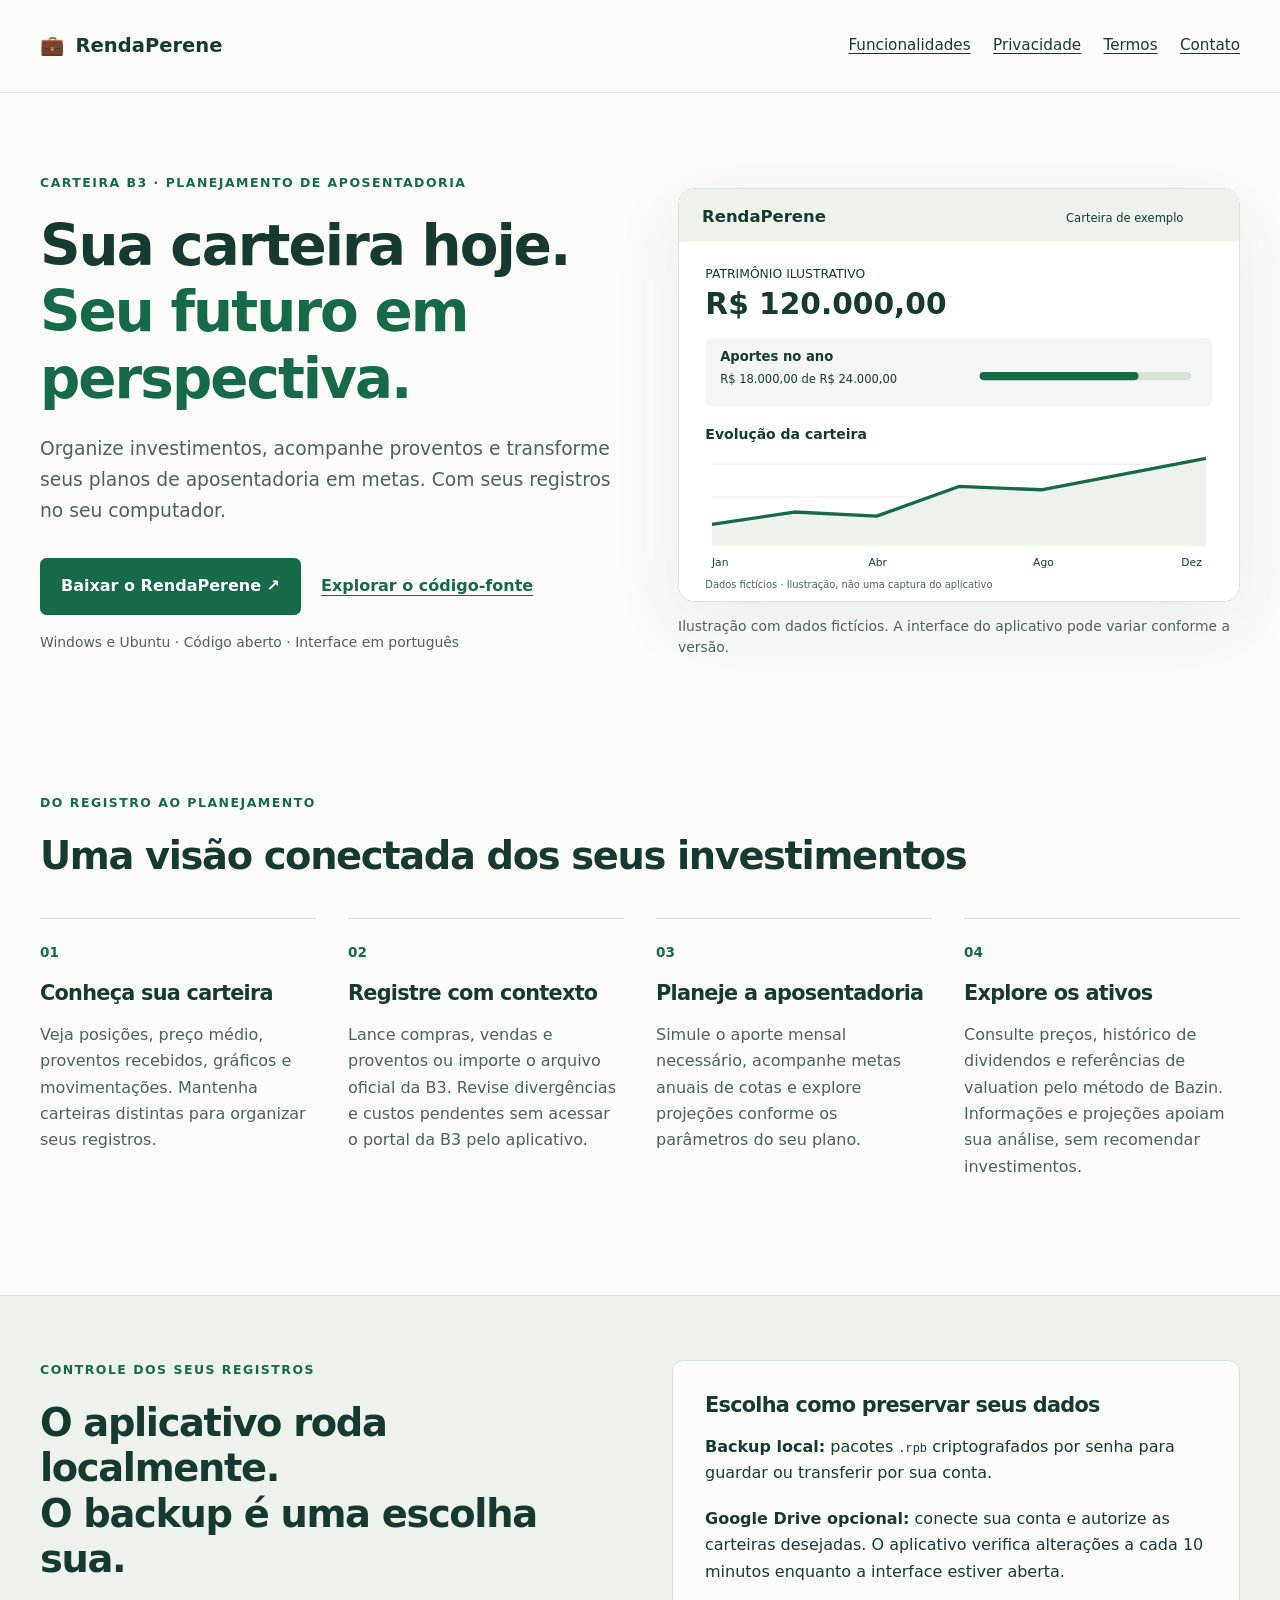
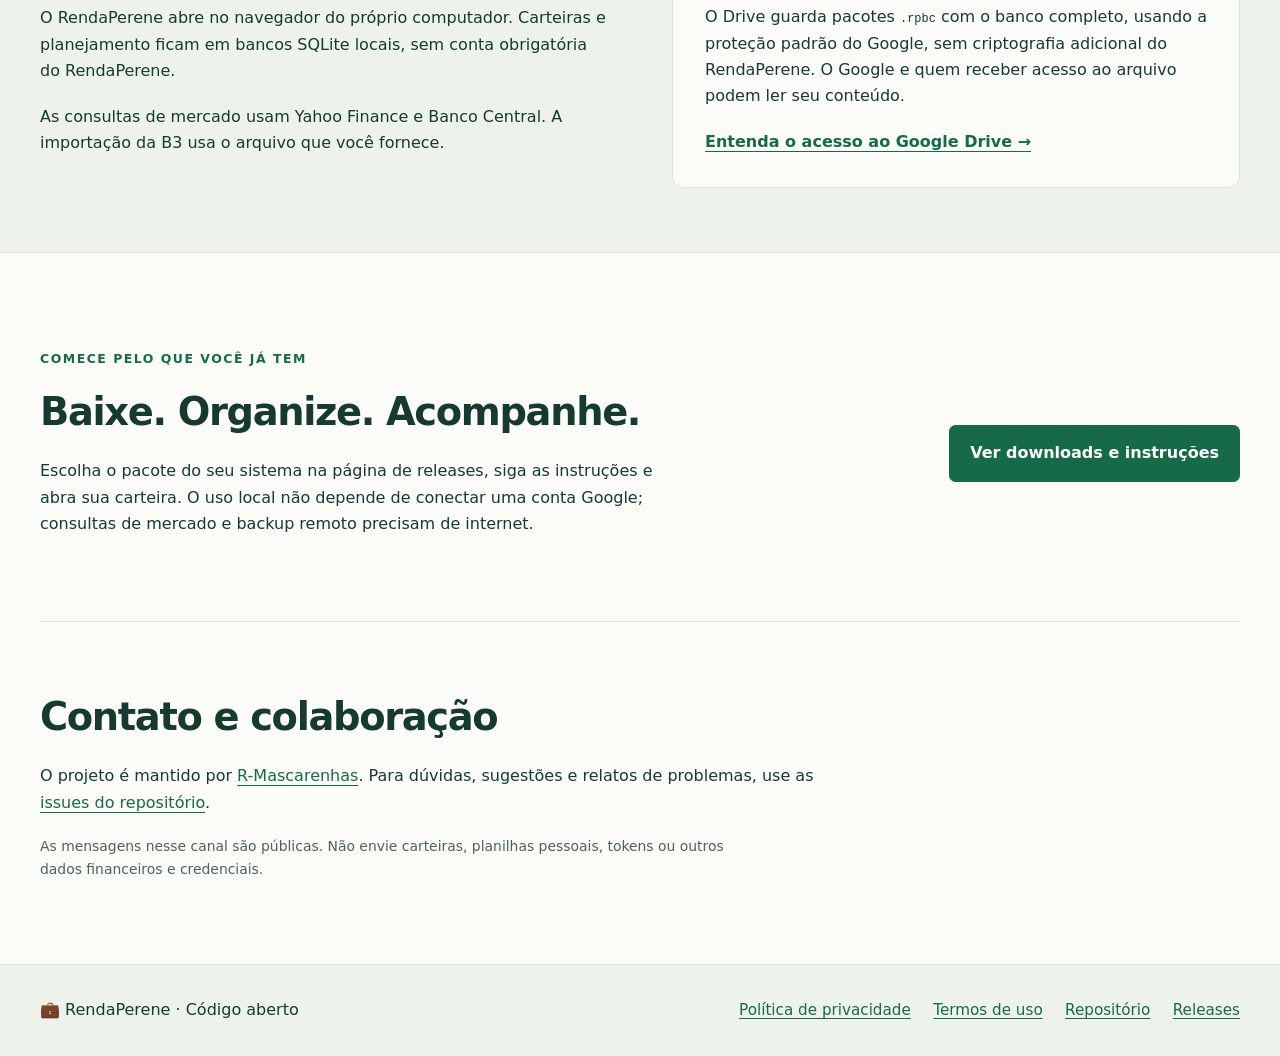
<file: site/index.html>
<!doctype html>
<html lang="pt-BR">
<head>
  <meta charset="utf-8">
  <meta name="viewport" content="width=device-width, initial-scale=1">
  <meta name="description" content="Acompanhe sua carteira B3 e planeje a aposentadoria com o RendaPerene. Seus registros ficam no seu computador, com backup opcional no Google Drive.">
  <meta name="referrer" content="strict-origin-when-cross-origin">
  <title>RendaPerene — Sua carteira, seu futuro</title>
  <link rel="stylesheet" href="assets/styles.css">
</head>
<body>
  <a class="skip-link" href="#conteudo">Pular para o conteúdo</a>
  <header class="site-header">
    <div class="container header-inner">
      <a class="brand" href="index.html"><span aria-hidden="true">💼</span> RendaPerene</a>
      <nav aria-label="Navegação principal">
        <a href="#funcionalidades">Funcionalidades</a>
        <a href="privacidade.html">Privacidade</a>
        <a href="termos.html">Termos</a>
        <a href="#contato">Contato</a>
      </nav>
    </div>
  </header>
  <main id="conteudo">
    <section class="hero container" aria-labelledby="hero-title">
      <div>
        <p class="eyebrow">Carteira B3 · Planejamento de aposentadoria</p>
        <h1 id="hero-title">Sua carteira hoje.<br><span>Seu futuro em perspectiva.</span></h1>
        <p class="lead">Organize investimentos, acompanhe proventos e transforme seus planos de aposentadoria em metas. Com seus registros no seu computador.</p>
        <div class="actions">
          <a class="button" href="https://github.com/R-Mascarenhas/RendaPerene/releases/latest">Baixar o RendaPerene <span aria-hidden="true">↗</span></a>
          <a class="text-link" href="https://github.com/R-Mascarenhas/RendaPerene">Explorar o código-fonte</a>
        </div>
        <p class="small">Windows e Ubuntu · Código aberto · Interface em português</p>
      </div>
      <figure class="preview">
        <img src="assets/portfolio-preview.svg" width="680" height="500" alt="Ilustração de uma carteira fictícia com patrimônio de R$ 120.000,00, progresso de aportes e evolução ao longo do ano.">
        <figcaption>Ilustração com dados fictícios. A interface do aplicativo pode variar conforme a versão.</figcaption>
      </figure>
    </section>
    <section id="funcionalidades" class="section container" aria-labelledby="features-title">
      <p class="eyebrow">Do registro ao planejamento</p>
      <h2 id="features-title">Uma visão conectada dos seus investimentos</h2>
      <div class="feature-grid">
        <article class="feature"><span class="feature-number" aria-hidden="true">01</span><h3>Conheça sua carteira</h3><p>Veja posições, preço médio, proventos recebidos, gráficos e movimentações. Mantenha carteiras distintas para organizar seus registros.</p></article>
        <article class="feature"><span class="feature-number" aria-hidden="true">02</span><h3>Registre com contexto</h3><p>Lance compras, vendas e proventos ou importe o arquivo oficial da B3. Revise divergências e custos pendentes sem acessar o portal da B3 pelo aplicativo.</p></article>
        <article class="feature"><span class="feature-number" aria-hidden="true">03</span><h3>Planeje a aposentadoria</h3><p>Simule o aporte mensal necessário, acompanhe metas anuais de cotas e explore projeções conforme os parâmetros do seu plano.</p></article>
        <article class="feature"><span class="feature-number" aria-hidden="true">04</span><h3>Explore os ativos</h3><p>Consulte preços, histórico de dividendos e referências de valuation pelo método de Bazin. Informações e projeções apoiam sua análise, sem recomendar investimentos.</p></article>
      </div>
    </section>
    <section class="section local-section" aria-labelledby="local-title">
      <div class="container local-grid">
        <div><p class="eyebrow">Controle dos seus registros</p><h2 id="local-title">O aplicativo roda localmente.<br>O backup é uma escolha sua.</h2><p>O RendaPerene abre no navegador do próprio computador. Carteiras e planejamento ficam em bancos SQLite locais, sem conta obrigatória do RendaPerene.</p><p>As consultas de mercado usam Yahoo Finance e Banco Central. A importação da B3 usa o arquivo que você fornece.</p></div>
        <div class="backup-panel"><h3>Escolha como preservar seus dados</h3><p><strong>Backup local:</strong> pacotes <code>.rpb</code> criptografados por senha para guardar ou transferir por sua conta.</p><p><strong>Google Drive opcional:</strong> conecte sua conta e autorize as carteiras desejadas. O aplicativo verifica alterações a cada 10 minutos enquanto a interface estiver aberta.</p><p>O Drive guarda pacotes <code>.rpbc</code> com o banco completo, usando a proteção padrão do Google, sem criptografia adicional do RendaPerene. O Google e quem receber acesso ao arquivo podem ler seu conteúdo.</p><a class="text-link" href="privacidade.html#google-drive">Entenda o acesso ao Google Drive <span aria-hidden="true">→</span></a></div>
      </div>
    </section>
    <section class="section container getting-started" aria-labelledby="start-title">
      <div><p class="eyebrow">Comece pelo que você já tem</p><h2 id="start-title">Baixe. Organize. Acompanhe.</h2><p>Escolha o pacote do seu sistema na página de releases, siga as instruções e abra sua carteira. O uso local não depende de conectar uma conta Google; consultas de mercado e backup remoto precisam de internet.</p></div>
      <a class="button" href="https://github.com/R-Mascarenhas/RendaPerene/releases/latest">Ver downloads e instruções</a>
    </section>
    <section id="contato" class="section container contact" aria-labelledby="contact-title">
      <h2 id="contact-title">Contato e colaboração</h2>
      <p>O projeto é mantido por <a href="https://github.com/R-Mascarenhas">R-Mascarenhas</a>. Para dúvidas, sugestões e relatos de problemas, use as <a href="https://github.com/R-Mascarenhas/RendaPerene/issues">issues do repositório</a>.</p>
      <p class="small">As mensagens nesse canal são públicas. Não envie carteiras, planilhas pessoais, tokens ou outros dados financeiros e credenciais.</p>
    </section>
  </main>
  <footer class="site-footer"><div class="container footer-inner"><span>💼 RendaPerene · Código aberto</span><nav aria-label="Links do rodapé"><a href="privacidade.html">Política de privacidade</a><a href="termos.html">Termos de uso</a><a href="https://github.com/R-Mascarenhas/RendaPerene">Repositório</a><a href="https://github.com/R-Mascarenhas/RendaPerene/releases/latest">Releases</a></nav></div></footer>
</body>
</html>
</file>
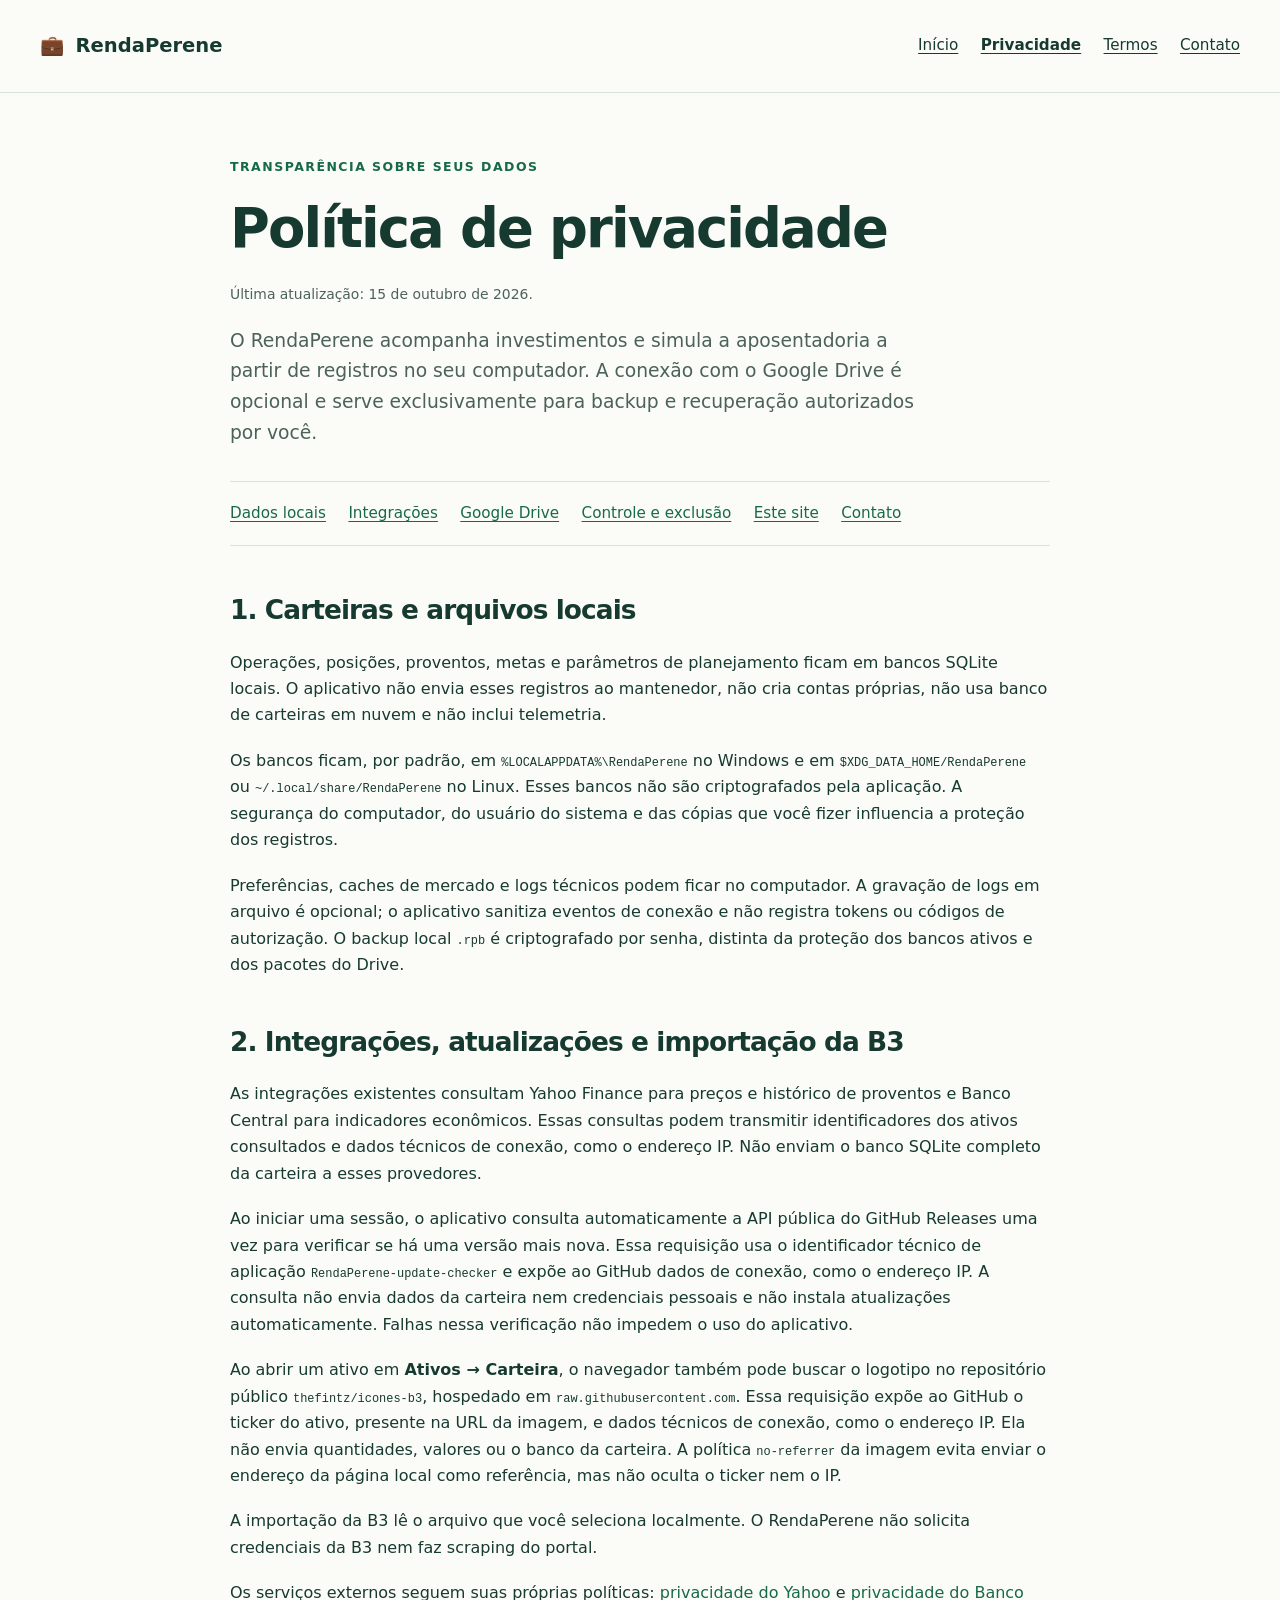
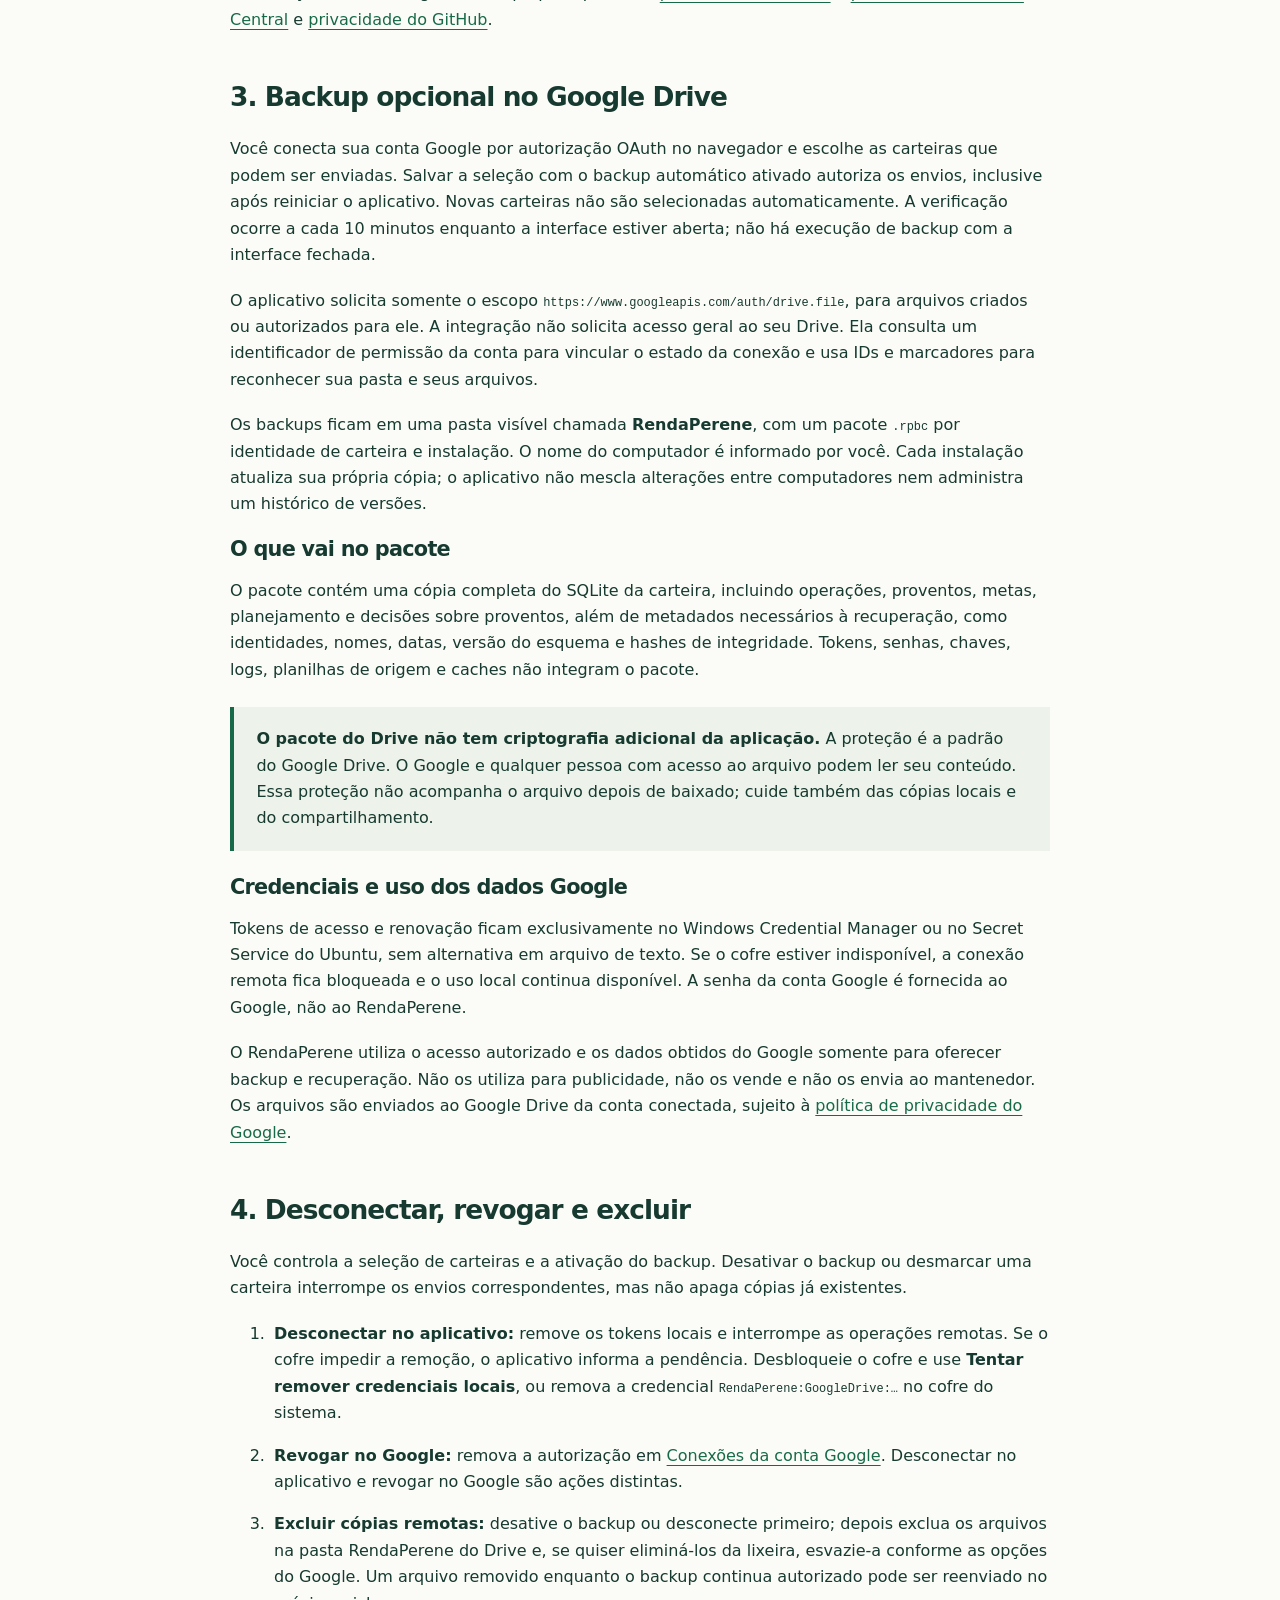
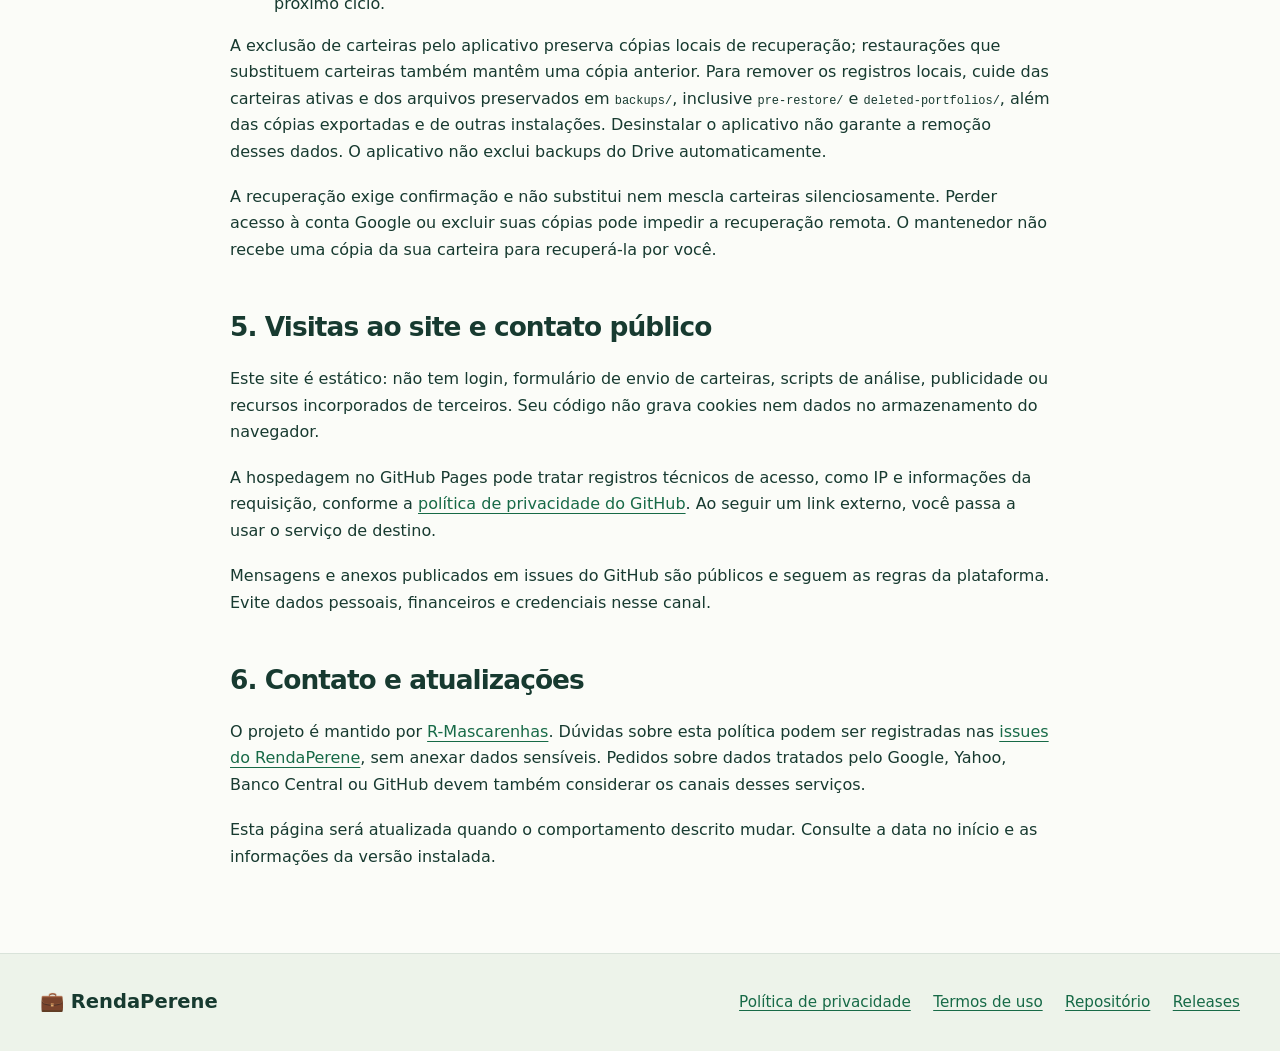
<file: site/privacidade.html>
<!doctype html>
<html lang="pt-BR">
<head>
  <meta charset="utf-8">
  <meta name="viewport" content="width=device-width, initial-scale=1">
  <meta name="description" content="Como o RendaPerene trata carteiras locais, integrações de mercado, credenciais e backups opcionais no Google Drive.">
  <meta name="referrer" content="strict-origin-when-cross-origin">
  <title>Política de privacidade — RendaPerene</title>
  <link rel="stylesheet" href="assets/styles.css">
</head>
<body>
  <a class="skip-link" href="#conteudo">Pular para o conteúdo</a>
  <header class="site-header"><div class="container header-inner"><a class="brand" href="index.html"><span aria-hidden="true">💼</span> RendaPerene</a><nav aria-label="Navegação principal"><a href="index.html">Início</a><a href="privacidade.html" aria-current="page">Privacidade</a><a href="termos.html">Termos</a><a href="index.html#contato">Contato</a></nav></div></header>
  <main id="conteudo" class="container legal">
    <p class="eyebrow">Transparência sobre seus dados</p>
    <h1>Política de privacidade</h1>
    <p class="small">Última atualização: <time datetime="2026-10-15">15 de outubro de 2026</time>.</p>
    <p class="lead">O RendaPerene acompanha investimentos e simula a aposentadoria a partir de registros no seu computador. A conexão com o Google Drive é opcional e serve exclusivamente para backup e recuperação autorizados por você.</p>
    <nav class="contents" aria-label="Seções da política"><a href="#dados-locais">Dados locais</a><a href="#integracoes">Integrações</a><a href="#google-drive">Google Drive</a><a href="#controle">Controle e exclusão</a><a href="#site">Este site</a><a href="#contato">Contato</a></nav>
    <section id="dados-locais"><h2>1. Carteiras e arquivos locais</h2><p>Operações, posições, proventos, metas e parâmetros de planejamento ficam em bancos SQLite locais. O aplicativo não envia esses registros ao mantenedor, não cria contas próprias, não usa banco de carteiras em nuvem e não inclui telemetria.</p><p>Os bancos ficam, por padrão, em <code>%LOCALAPPDATA%\RendaPerene</code> no Windows e em <code>$XDG_DATA_HOME/RendaPerene</code> ou <code>~/.local/share/RendaPerene</code> no Linux. Esses bancos não são criptografados pela aplicação. A segurança do computador, do usuário do sistema e das cópias que você fizer influencia a proteção dos registros.</p><p>Preferências, caches de mercado e logs técnicos podem ficar no computador. A gravação de logs em arquivo é opcional; o aplicativo sanitiza eventos de conexão e não registra tokens ou códigos de autorização. O backup local <code>.rpb</code> é criptografado por senha, distinta da proteção dos bancos ativos e dos pacotes do Drive.</p></section>
    <section id="integracoes"><h2>2. Integrações, atualizações e importação da B3</h2><p>As integrações existentes consultam Yahoo Finance para preços e histórico de proventos e Banco Central para indicadores econômicos. Essas consultas podem transmitir identificadores dos ativos consultados e dados técnicos de conexão, como o endereço IP. Não enviam o banco SQLite completo da carteira a esses provedores.</p><p>Ao iniciar uma sessão, o aplicativo consulta automaticamente a API pública do GitHub Releases uma vez para verificar se há uma versão mais nova. Essa requisição usa o identificador técnico de aplicação <code>RendaPerene-update-checker</code> e expõe ao GitHub dados de conexão, como o endereço IP. A consulta não envia dados da carteira nem credenciais pessoais e não instala atualizações automaticamente. Falhas nessa verificação não impedem o uso do aplicativo.</p><p>Ao abrir um ativo em <strong>Ativos → Carteira</strong>, o navegador também pode buscar o logotipo no repositório público <code>thefintz/icones-b3</code>, hospedado em <code>raw.githubusercontent.com</code>. Essa requisição expõe ao GitHub o ticker do ativo, presente na URL da imagem, e dados técnicos de conexão, como o endereço IP. Ela não envia quantidades, valores ou o banco da carteira. A política <code>no-referrer</code> da imagem evita enviar o endereço da página local como referência, mas não oculta o ticker nem o IP.</p><p>A importação da B3 lê o arquivo que você seleciona localmente. O RendaPerene não solicita credenciais da B3 nem faz scraping do portal.</p><p>Os serviços externos seguem suas próprias políticas: <a href="https://legal.yahoo.com/br/pt/yahoo/privacy/index.html">privacidade do Yahoo</a> e <a href="https://www.bcb.gov.br/acessoinformacao/politicaprivacidade">privacidade do Banco Central</a> e <a href="https://docs.github.com/en/site-policy/privacy-policies/github-general-privacy-statement">privacidade do GitHub</a>.</p></section>
    <section id="google-drive"><h2>3. Backup opcional no Google Drive</h2><p>Você conecta sua conta Google por autorização OAuth no navegador e escolhe as carteiras que podem ser enviadas. Salvar a seleção com o backup automático ativado autoriza os envios, inclusive após reiniciar o aplicativo. Novas carteiras não são selecionadas automaticamente. A verificação ocorre a cada 10 minutos enquanto a interface estiver aberta; não há execução de backup com a interface fechada.</p><p>O aplicativo solicita somente o escopo <code>https://www.googleapis.com/auth/drive.file</code>, para arquivos criados ou autorizados para ele. A integração não solicita acesso geral ao seu Drive. Ela consulta um identificador de permissão da conta para vincular o estado da conexão e usa IDs e marcadores para reconhecer sua pasta e seus arquivos.</p><p>Os backups ficam em uma pasta visível chamada <strong>RendaPerene</strong>, com um pacote <code>.rpbc</code> por identidade de carteira e instalação. O nome do computador é informado por você. Cada instalação atualiza sua própria cópia; o aplicativo não mescla alterações entre computadores nem administra um histórico de versões.</p><h3>O que vai no pacote</h3><p>O pacote contém uma cópia completa do SQLite da carteira, incluindo operações, proventos, metas, planejamento e decisões sobre proventos, além de metadados necessários à recuperação, como identidades, nomes, datas, versão do esquema e hashes de integridade. Tokens, senhas, chaves, logs, planilhas de origem e caches não integram o pacote.</p><div class="notice"><p><strong>O pacote do Drive não tem criptografia adicional da aplicação.</strong> A proteção é a padrão do Google Drive. O Google e qualquer pessoa com acesso ao arquivo podem ler seu conteúdo. Essa proteção não acompanha o arquivo depois de baixado; cuide também das cópias locais e do compartilhamento.</p></div><h3>Credenciais e uso dos dados Google</h3><p>Tokens de acesso e renovação ficam exclusivamente no Windows Credential Manager ou no Secret Service do Ubuntu, sem alternativa em arquivo de texto. Se o cofre estiver indisponível, a conexão remota fica bloqueada e o uso local continua disponível. A senha da conta Google é fornecida ao Google, não ao RendaPerene.</p><p>O RendaPerene utiliza o acesso autorizado e os dados obtidos do Google somente para oferecer backup e recuperação. Não os utiliza para publicidade, não os vende e não os envia ao mantenedor. Os arquivos são enviados ao Google Drive da conta conectada, sujeito à <a href="https://policies.google.com/privacy?hl=pt-BR">política de privacidade do Google</a>.</p></section>
    <section id="controle"><h2>4. Desconectar, revogar e excluir</h2><p>Você controla a seleção de carteiras e a ativação do backup. Desativar o backup ou desmarcar uma carteira interrompe os envios correspondentes, mas não apaga cópias já existentes.</p><ol><li><strong>Desconectar no aplicativo:</strong> remove os tokens locais e interrompe as operações remotas. Se o cofre impedir a remoção, o aplicativo informa a pendência. Desbloqueie o cofre e use <strong>Tentar remover credenciais locais</strong>, ou remova a credencial <code>RendaPerene:GoogleDrive:…</code> no cofre do sistema.</li><li><strong>Revogar no Google:</strong> remova a autorização em <a href="https://myaccount.google.com/connections">Conexões da conta Google</a>. Desconectar no aplicativo e revogar no Google são ações distintas.</li><li><strong>Excluir cópias remotas:</strong> desative o backup ou desconecte primeiro; depois exclua os arquivos na pasta RendaPerene do Drive e, se quiser eliminá-los da lixeira, esvazie-a conforme as opções do Google. Um arquivo removido enquanto o backup continua autorizado pode ser reenviado no próximo ciclo.</li></ol><p>A exclusão de carteiras pelo aplicativo preserva cópias locais de recuperação; restaurações que substituem carteiras também mantêm uma cópia anterior. Para remover os registros locais, cuide das carteiras ativas e dos arquivos preservados em <code>backups/</code>, inclusive <code>pre-restore/</code> e <code>deleted-portfolios/</code>, além das cópias exportadas e de outras instalações. Desinstalar o aplicativo não garante a remoção desses dados. O aplicativo não exclui backups do Drive automaticamente.</p><p>A recuperação exige confirmação e não substitui nem mescla carteiras silenciosamente. Perder acesso à conta Google ou excluir suas cópias pode impedir a recuperação remota. O mantenedor não recebe uma cópia da sua carteira para recuperá-la por você.</p></section>
    <section id="site"><h2>5. Visitas ao site e contato público</h2><p>Este site é estático: não tem login, formulário de envio de carteiras, scripts de análise, publicidade ou recursos incorporados de terceiros. Seu código não grava cookies nem dados no armazenamento do navegador.</p><p>A hospedagem no GitHub Pages pode tratar registros técnicos de acesso, como IP e informações da requisição, conforme a <a href="https://docs.github.com/en/site-policy/privacy-policies/github-general-privacy-statement">política de privacidade do GitHub</a>. Ao seguir um link externo, você passa a usar o serviço de destino.</p><p>Mensagens e anexos publicados em issues do GitHub são públicos e seguem as regras da plataforma. Evite dados pessoais, financeiros e credenciais nesse canal.</p></section>
    <section id="contato"><h2>6. Contato e atualizações</h2><p>O projeto é mantido por <a href="https://github.com/R-Mascarenhas">R-Mascarenhas</a>. Dúvidas sobre esta política podem ser registradas nas <a href="https://github.com/R-Mascarenhas/RendaPerene/issues">issues do RendaPerene</a>, sem anexar dados sensíveis. Pedidos sobre dados tratados pelo Google, Yahoo, Banco Central ou GitHub devem também considerar os canais desses serviços.</p><p>Esta página será atualizada quando o comportamento descrito mudar. Consulte a data no início e as informações da versão instalada.</p></section>
  </main>
  <footer class="site-footer"><div class="container footer-inner"><a class="brand" href="index.html">💼 RendaPerene</a><nav aria-label="Links do rodapé"><a href="privacidade.html">Política de privacidade</a><a href="termos.html">Termos de uso</a><a href="https://github.com/R-Mascarenhas/RendaPerene">Repositório</a><a href="https://github.com/R-Mascarenhas/RendaPerene/releases/latest">Releases</a></nav></div></footer>
</body>
</html>
</file>
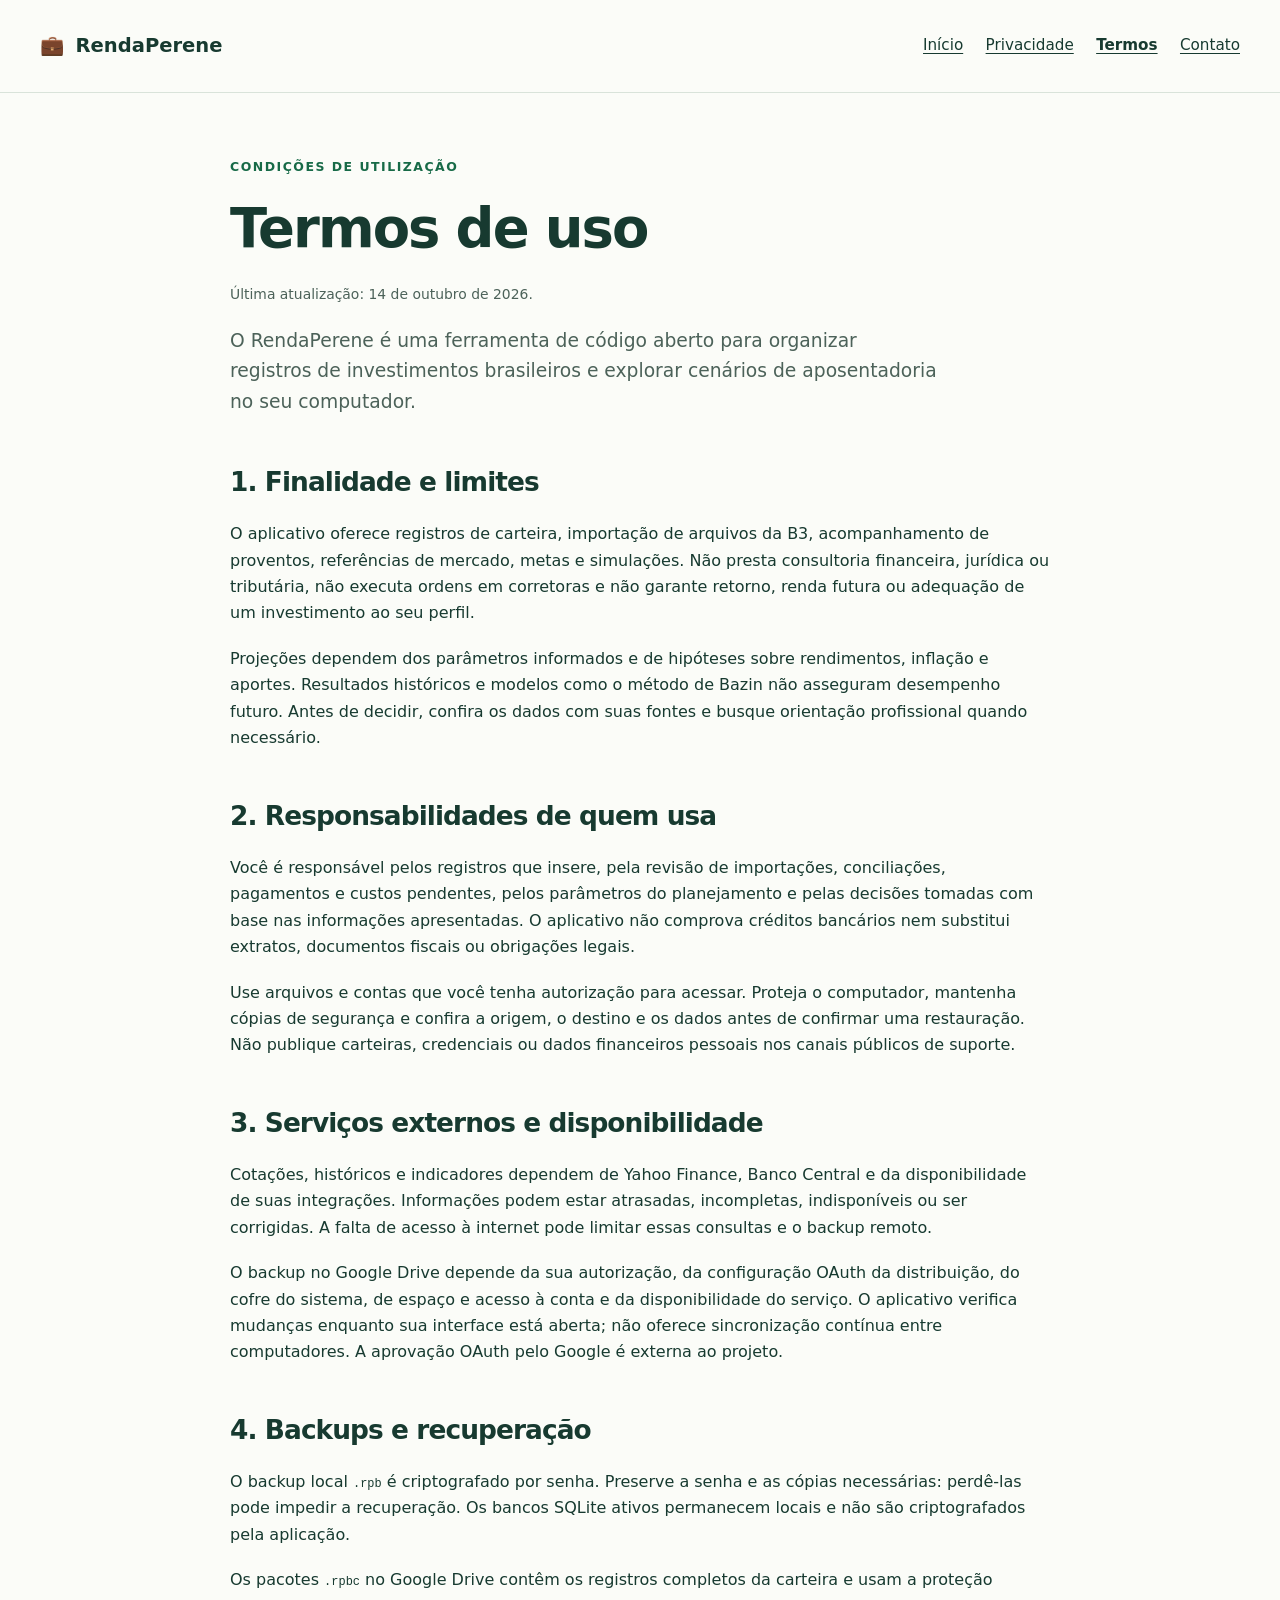
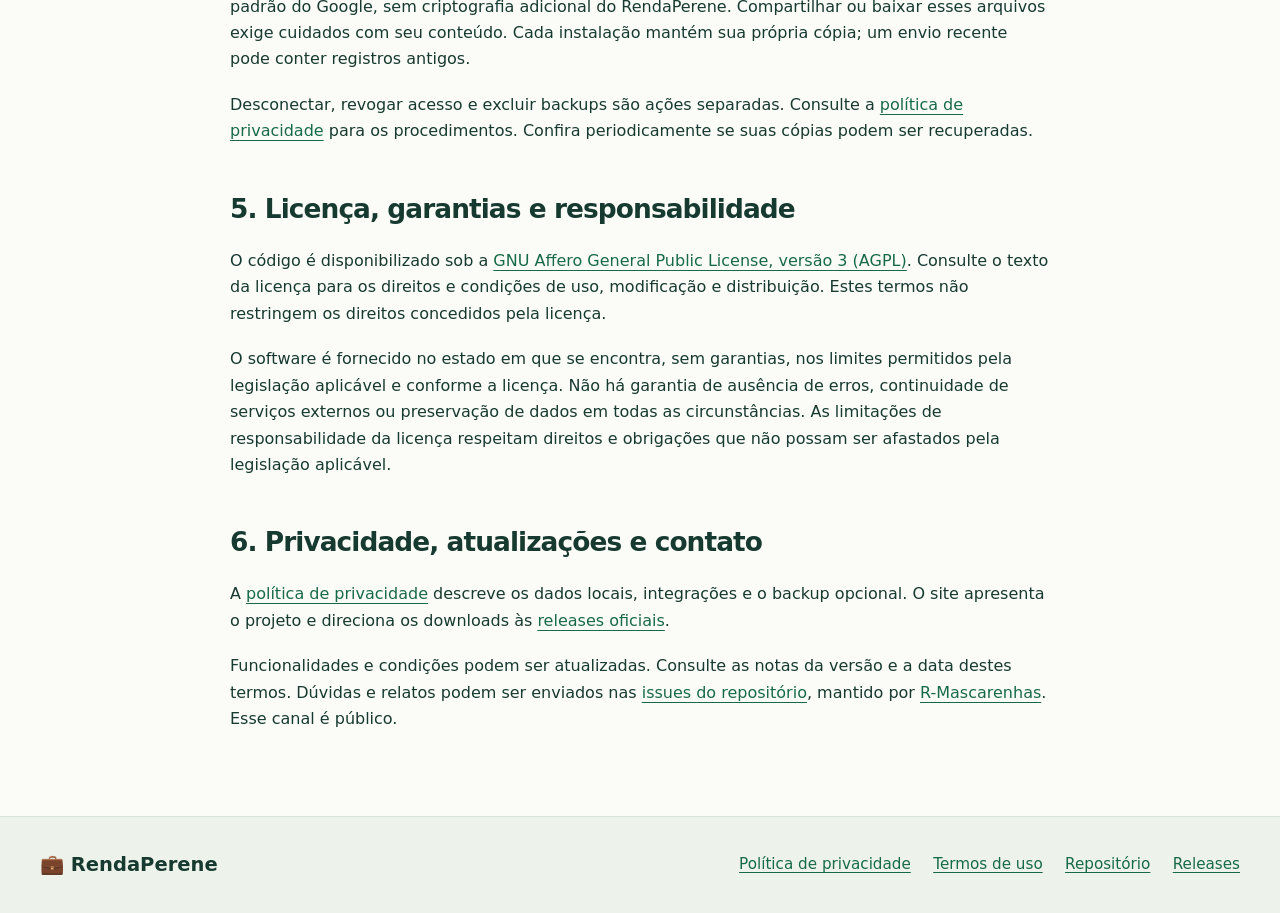
<file: site/termos.html>
<!doctype html>
<html lang="pt-BR">
<head>
  <meta charset="utf-8">
  <meta name="viewport" content="width=device-width, initial-scale=1">
  <meta name="description" content="Condições de utilização, responsabilidades e limitações do RendaPerene, aplicativo local de carteira e planejamento.">
  <meta name="referrer" content="strict-origin-when-cross-origin">
  <title>Termos de uso — RendaPerene</title>
  <link rel="stylesheet" href="assets/styles.css">
</head>
<body>
  <a class="skip-link" href="#conteudo">Pular para o conteúdo</a>
  <header class="site-header"><div class="container header-inner"><a class="brand" href="index.html"><span aria-hidden="true">💼</span> RendaPerene</a><nav aria-label="Navegação principal"><a href="index.html">Início</a><a href="privacidade.html">Privacidade</a><a href="termos.html" aria-current="page">Termos</a><a href="index.html#contato">Contato</a></nav></div></header>
  <main id="conteudo" class="container legal">
    <p class="eyebrow">Condições de utilização</p>
    <h1>Termos de uso</h1>
    <p class="small">Última atualização: <time datetime="2026-10-14">14 de outubro de 2026</time>.</p>
    <p class="lead">O RendaPerene é uma ferramenta de código aberto para organizar registros de investimentos brasileiros e explorar cenários de aposentadoria no seu computador.</p>
    <section><h2>1. Finalidade e limites</h2><p>O aplicativo oferece registros de carteira, importação de arquivos da B3, acompanhamento de proventos, referências de mercado, metas e simulações. Não presta consultoria financeira, jurídica ou tributária, não executa ordens em corretoras e não garante retorno, renda futura ou adequação de um investimento ao seu perfil.</p><p>Projeções dependem dos parâmetros informados e de hipóteses sobre rendimentos, inflação e aportes. Resultados históricos e modelos como o método de Bazin não asseguram desempenho futuro. Antes de decidir, confira os dados com suas fontes e busque orientação profissional quando necessário.</p></section>
    <section><h2>2. Responsabilidades de quem usa</h2><p>Você é responsável pelos registros que insere, pela revisão de importações, conciliações, pagamentos e custos pendentes, pelos parâmetros do planejamento e pelas decisões tomadas com base nas informações apresentadas. O aplicativo não comprova créditos bancários nem substitui extratos, documentos fiscais ou obrigações legais.</p><p>Use arquivos e contas que você tenha autorização para acessar. Proteja o computador, mantenha cópias de segurança e confira a origem, o destino e os dados antes de confirmar uma restauração. Não publique carteiras, credenciais ou dados financeiros pessoais nos canais públicos de suporte.</p></section>
    <section><h2>3. Serviços externos e disponibilidade</h2><p>Cotações, históricos e indicadores dependem de Yahoo Finance, Banco Central e da disponibilidade de suas integrações. Informações podem estar atrasadas, incompletas, indisponíveis ou ser corrigidas. A falta de acesso à internet pode limitar essas consultas e o backup remoto.</p><p>O backup no Google Drive depende da sua autorização, da configuração OAuth da distribuição, do cofre do sistema, de espaço e acesso à conta e da disponibilidade do serviço. O aplicativo verifica mudanças enquanto sua interface está aberta; não oferece sincronização contínua entre computadores. A aprovação OAuth pelo Google é externa ao projeto.</p></section>
    <section><h2>4. Backups e recuperação</h2><p>O backup local <code>.rpb</code> é criptografado por senha. Preserve a senha e as cópias necessárias: perdê-las pode impedir a recuperação. Os bancos SQLite ativos permanecem locais e não são criptografados pela aplicação.</p><p>Os pacotes <code>.rpbc</code> no Google Drive contêm os registros completos da carteira e usam a proteção padrão do Google, sem criptografia adicional do RendaPerene. Compartilhar ou baixar esses arquivos exige cuidados com seu conteúdo. Cada instalação mantém sua própria cópia; um envio recente pode conter registros antigos.</p><p>Desconectar, revogar acesso e excluir backups são ações separadas. Consulte a <a href="privacidade.html#controle">política de privacidade</a> para os procedimentos. Confira periodicamente se suas cópias podem ser recuperadas.</p></section>
    <section><h2>5. Licença, garantias e responsabilidade</h2><p>O código é disponibilizado sob a <a href="https://github.com/R-Mascarenhas/RendaPerene/blob/main/LICENSE">GNU Affero General Public License, versão 3 (AGPL)</a>. Consulte o texto da licença para os direitos e condições de uso, modificação e distribuição. Estes termos não restringem os direitos concedidos pela licença.</p><p>O software é fornecido no estado em que se encontra, sem garantias, nos limites permitidos pela legislação aplicável e conforme a licença. Não há garantia de ausência de erros, continuidade de serviços externos ou preservação de dados em todas as circunstâncias. As limitações de responsabilidade da licença respeitam direitos e obrigações que não possam ser afastados pela legislação aplicável.</p></section>
    <section><h2>6. Privacidade, atualizações e contato</h2><p>A <a href="privacidade.html">política de privacidade</a> descreve os dados locais, integrações e o backup opcional. O site apresenta o projeto e direciona os downloads às <a href="https://github.com/R-Mascarenhas/RendaPerene/releases/latest">releases oficiais</a>.</p><p>Funcionalidades e condições podem ser atualizadas. Consulte as notas da versão e a data destes termos. Dúvidas e relatos podem ser enviados nas <a href="https://github.com/R-Mascarenhas/RendaPerene/issues">issues do repositório</a>, mantido por <a href="https://github.com/R-Mascarenhas">R-Mascarenhas</a>. Esse canal é público.</p></section>
  </main>
  <footer class="site-footer"><div class="container footer-inner"><a class="brand" href="index.html">💼 RendaPerene</a><nav aria-label="Links do rodapé"><a href="privacidade.html">Política de privacidade</a><a href="termos.html">Termos de uso</a><a href="https://github.com/R-Mascarenhas/RendaPerene">Repositório</a><a href="https://github.com/R-Mascarenhas/RendaPerene/releases/latest">Releases</a></nav></div></footer>
</body>
</html>
</file>
<file: site/assets/styles.css>
:root {
  color-scheme: light;
  --ink: #173a30;
  --muted: #4c6259;
  --green: #176a47;
  --paper: #fbfcf8;
  --line: #d9e3da;
}
* { box-sizing: border-box; }
html { scroll-padding-top: 1.5rem; }
body { margin: 0; background: var(--paper); color: var(--ink); font-family: system-ui, -apple-system, "Segoe UI", sans-serif; line-height: 1.65; }
a { color: var(--green); text-underline-offset: .22em; }
a:hover { text-decoration-thickness: 2px; }
a:focus-visible { outline: 3px solid #88420d; outline-offset: 5px; border-radius: 3px; }
img { display: block; max-width: 100%; height: auto; }
h1, h2, h3 { line-height: 1.18; letter-spacing: -.035em; }
h1 { font-size: clamp(2.3rem, 4.4vw, 4.3rem); font-weight: 650; margin: .8rem 0 1.4rem; }
h1 span { color: var(--green); }
h2 { font-size: clamp(1.8rem, 3vw, 2.6rem); font-weight: 600; margin: .5rem 0 1.5rem; }
h3 { font-size: 1.3rem; margin: 1rem 0; }
p { margin: 0 0 1.2rem; }
code { font-size: .92em; overflow-wrap: anywhere; }
.container { max-width: 1200px; width: calc(100% - 3rem); margin-inline: auto; }
.skip-link { position: absolute; left: 1rem; top: -8rem; padding: .8rem 1rem; background: white; z-index: 10; }
.skip-link:focus { top: 1rem; }
.site-header { border-bottom: 1px solid var(--line); }
.header-inner { min-height: 92px; display: flex; align-items: center; justify-content: space-between; gap: 1.5rem; padding-block: 1rem; }
.brand { color: var(--ink); font-size: 1.22rem; font-weight: 700; text-decoration: none; white-space: nowrap; }
.brand span { margin-right: .3rem; }
nav { display: flex; flex-wrap: wrap; gap: .7rem 1.4rem; }
nav a { font-size: .95rem; }
.site-header nav a { color: var(--ink); }
[aria-current="page"] { font-weight: 700; }
.hero { display: grid; grid-template-columns: minmax(0, 1.05fr) minmax(0, 1fr); align-items: center; gap: 3rem; padding-block: 5rem 3.5rem; }
.eyebrow { color: var(--green); font-size: .78rem; font-weight: 750; text-transform: uppercase; letter-spacing: .12em; }
.lead { font-size: 1.17rem; color: var(--muted); max-width: 60ch; }
.actions { display: flex; flex-wrap: wrap; align-items: center; gap: 1.25rem; margin-block: 1.9rem 1rem; }
.button { display: inline-block; background: var(--green); color: white; border: 1px solid var(--green); border-radius: .4rem; padding: .9rem 1.25rem; font-weight: 650; text-align: center; text-decoration: none; }
.button:hover { background: #105436; }
.text-link { font-weight: 600; }
.small, figcaption { color: var(--muted); font-size: .87rem; }
.preview { margin: 0; }
.preview img { border-radius: 1rem; box-shadow: 0 22px 70px #163b3014; border: 1px solid var(--line); }
figcaption { margin-top: .9rem; line-height: 1.5; }
.section { padding-block: 4rem; }
.feature-grid { display: grid; grid-template-columns: repeat(4, 1fr); gap: 2rem; margin-top: 2.5rem; }
.feature { border-top: 1px solid var(--line); padding-top: 1.25rem; }
.feature p { color: var(--muted); }
.feature-number { color: var(--green); font-size: .85rem; font-weight: 700; }
.local-section { background: #edf3ea; margin-block: 2rem; border-block: 1px solid var(--line); }
.local-grid { display: grid; grid-template-columns: repeat(2, minmax(0, 1fr)); gap: 4rem; }
.backup-panel { background: var(--paper); border: 1px solid var(--line); border-radius: .7rem; padding: 2rem; }
.backup-panel h3 { margin-top: 0; }
.getting-started { display: flex; align-items: center; justify-content: space-between; gap: 3rem; }
.getting-started div { max-width: 650px; }
.getting-started .button { flex-shrink: 0; }
.contact { border-top: 1px solid var(--line); }
.contact p { max-width: 80ch; }
.site-footer { background: #edf3ea; border-top: 1px solid var(--line); padding-block: 2rem; }
.footer-inner { display: flex; align-items: center; justify-content: space-between; gap: 1.5rem; flex-wrap: wrap; }
.legal { max-width: 820px; padding-block: 4rem; }
.legal h1 { font-size: clamp(2.3rem, 5vw, 3.4rem); }
.legal h2 { font-size: 1.65rem; }
.legal section { margin-top: 3rem; }
.legal li { margin-bottom: 1rem; padding-left: .25rem; }
.contents { margin-block: 2rem; padding-block: 1.2rem; border-block: 1px solid var(--line); }
.notice { border-left: 4px solid var(--green); padding: 1.2rem 1.4rem; background: #edf3ea; margin-block: 1.5rem; }
.notice p { margin: 0; }
@media (max-width: 960px) {
  .hero { gap: 2rem; }
  .feature-grid { grid-template-columns: repeat(2, 1fr); }
  .getting-started { align-items: flex-start; flex-direction: column; gap: 1rem; }
  .local-grid { gap: 2rem; }
}
@media (max-width: 700px) {
  .container { width: calc(100% - 2rem); }
  .header-inner { align-items: flex-start; flex-direction: column; gap: .8rem; }
  nav { gap: .6rem 1rem; }
  .hero, .local-grid { grid-template-columns: 1fr; }
  .hero { padding-block: 3rem 2rem; }
  .section, .legal { padding-block: 2.5rem; }
  .backup-panel { padding: 1.3rem; }
  .footer-inner { align-items: flex-start; flex-direction: column; }
}
@media (max-width: 400px) {
  .feature-grid { grid-template-columns: 1fr; gap: 1rem; }
}
</file>
